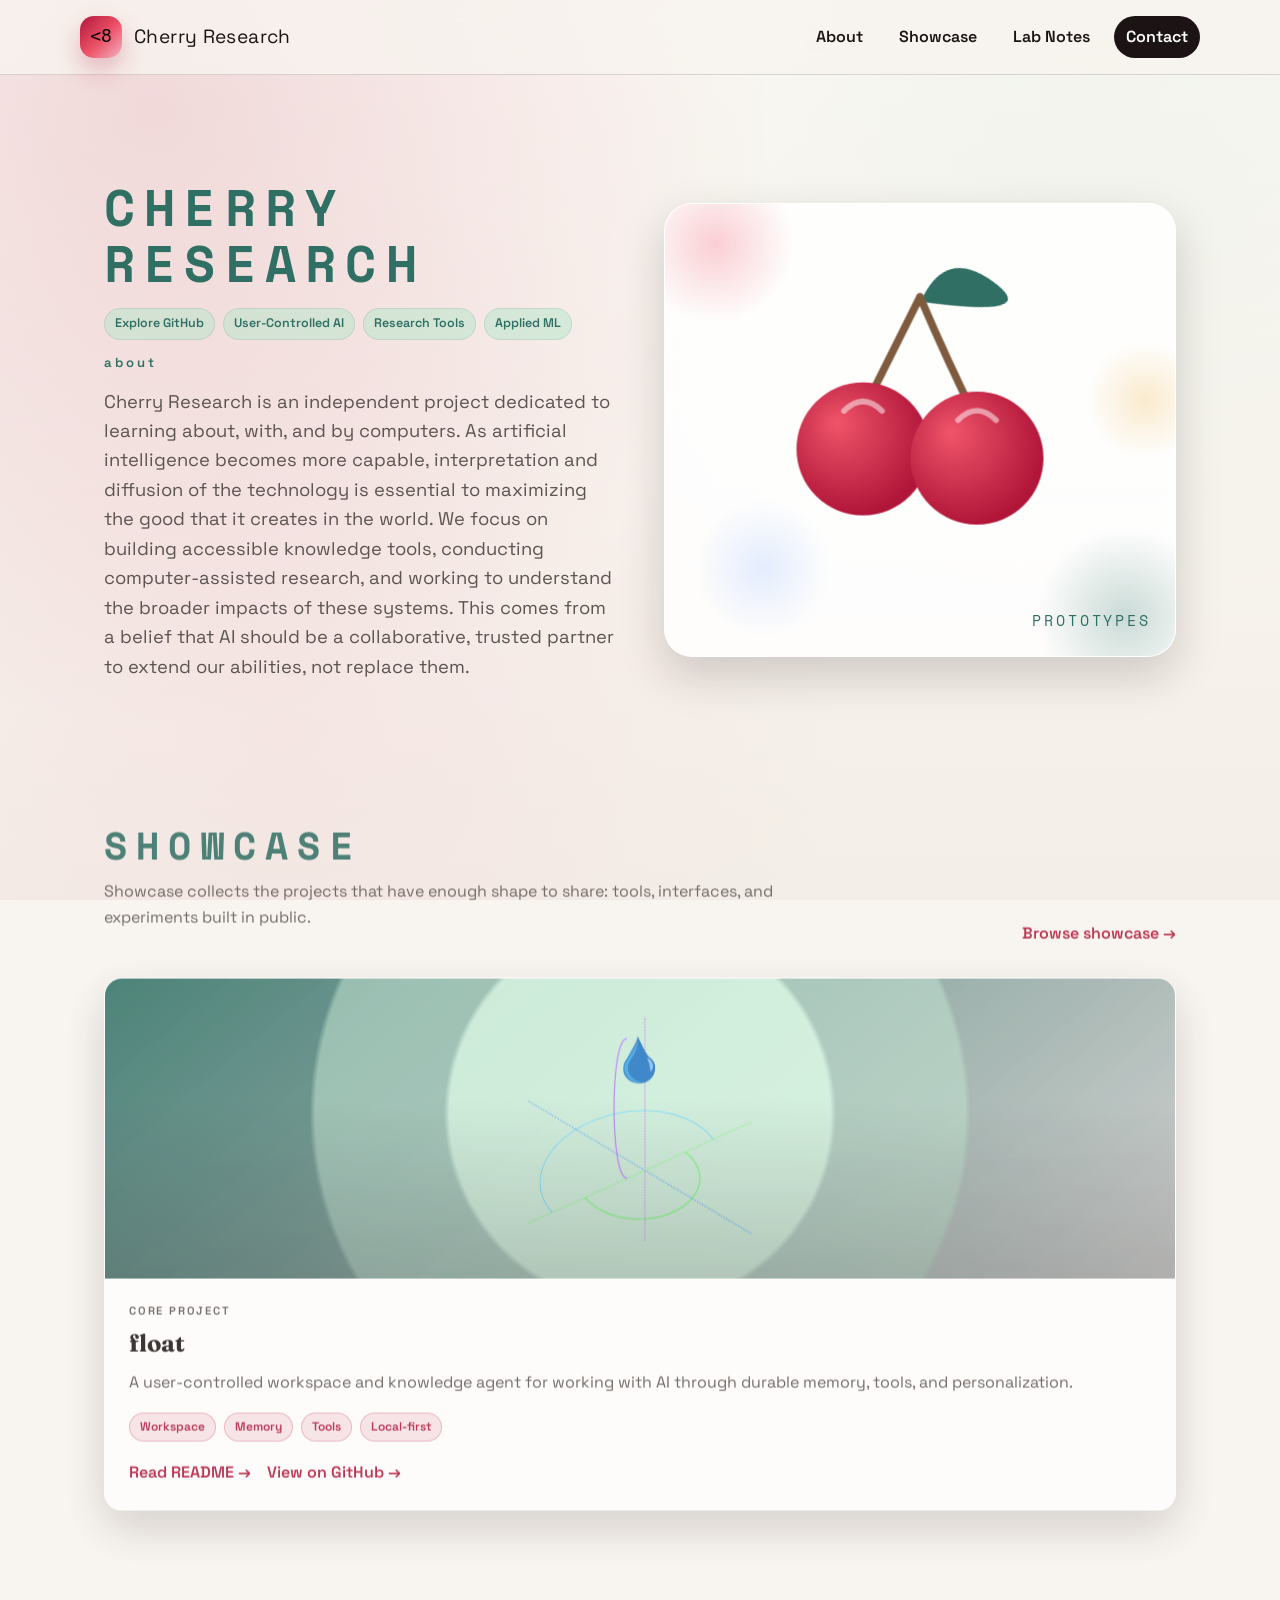
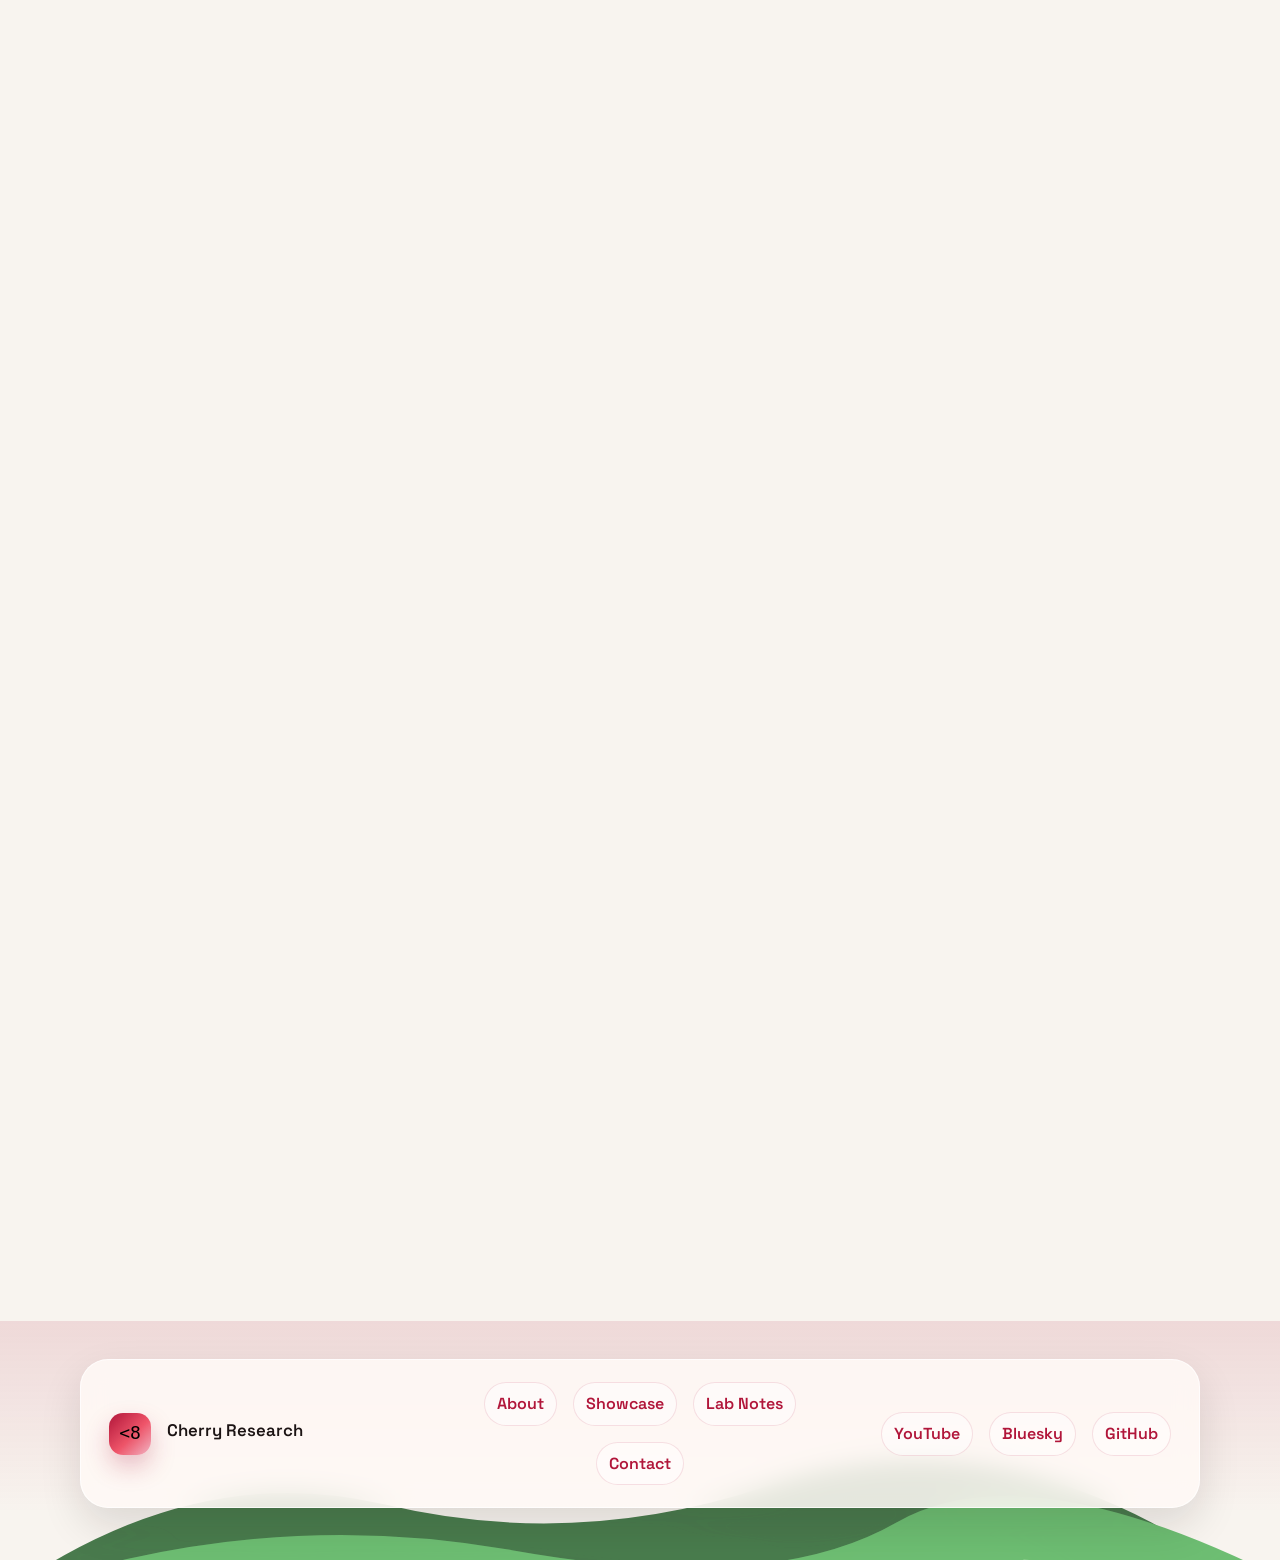
<file: index.html>
﻿<!DOCTYPE html>
<html lang="en">
<head>
  <meta charset="UTF-8">
  <meta http-equiv="refresh" content="0; url=home.html">
  <meta name="viewport" content="width=device-width, initial-scale=1.0">
  <meta name="description" content="Cherry Research">
  <meta name="theme-color" content="#b1163a">
  <title>Cherry Research</title>
  <link rel="icon" type="image/svg+xml" href="favicon.svg">
  <style>
    body {
      font-family: Arial, sans-serif;
      margin: 0;
      padding: 40px;
      background: #f8f4ef;
      color: #1c1414;
    }
    a { color: #b1163a; }
  </style>
</head>
<body>
  <p>Redirecting to <a href="home.html">home.html</a>...</p>
</body>
</html>
</file>
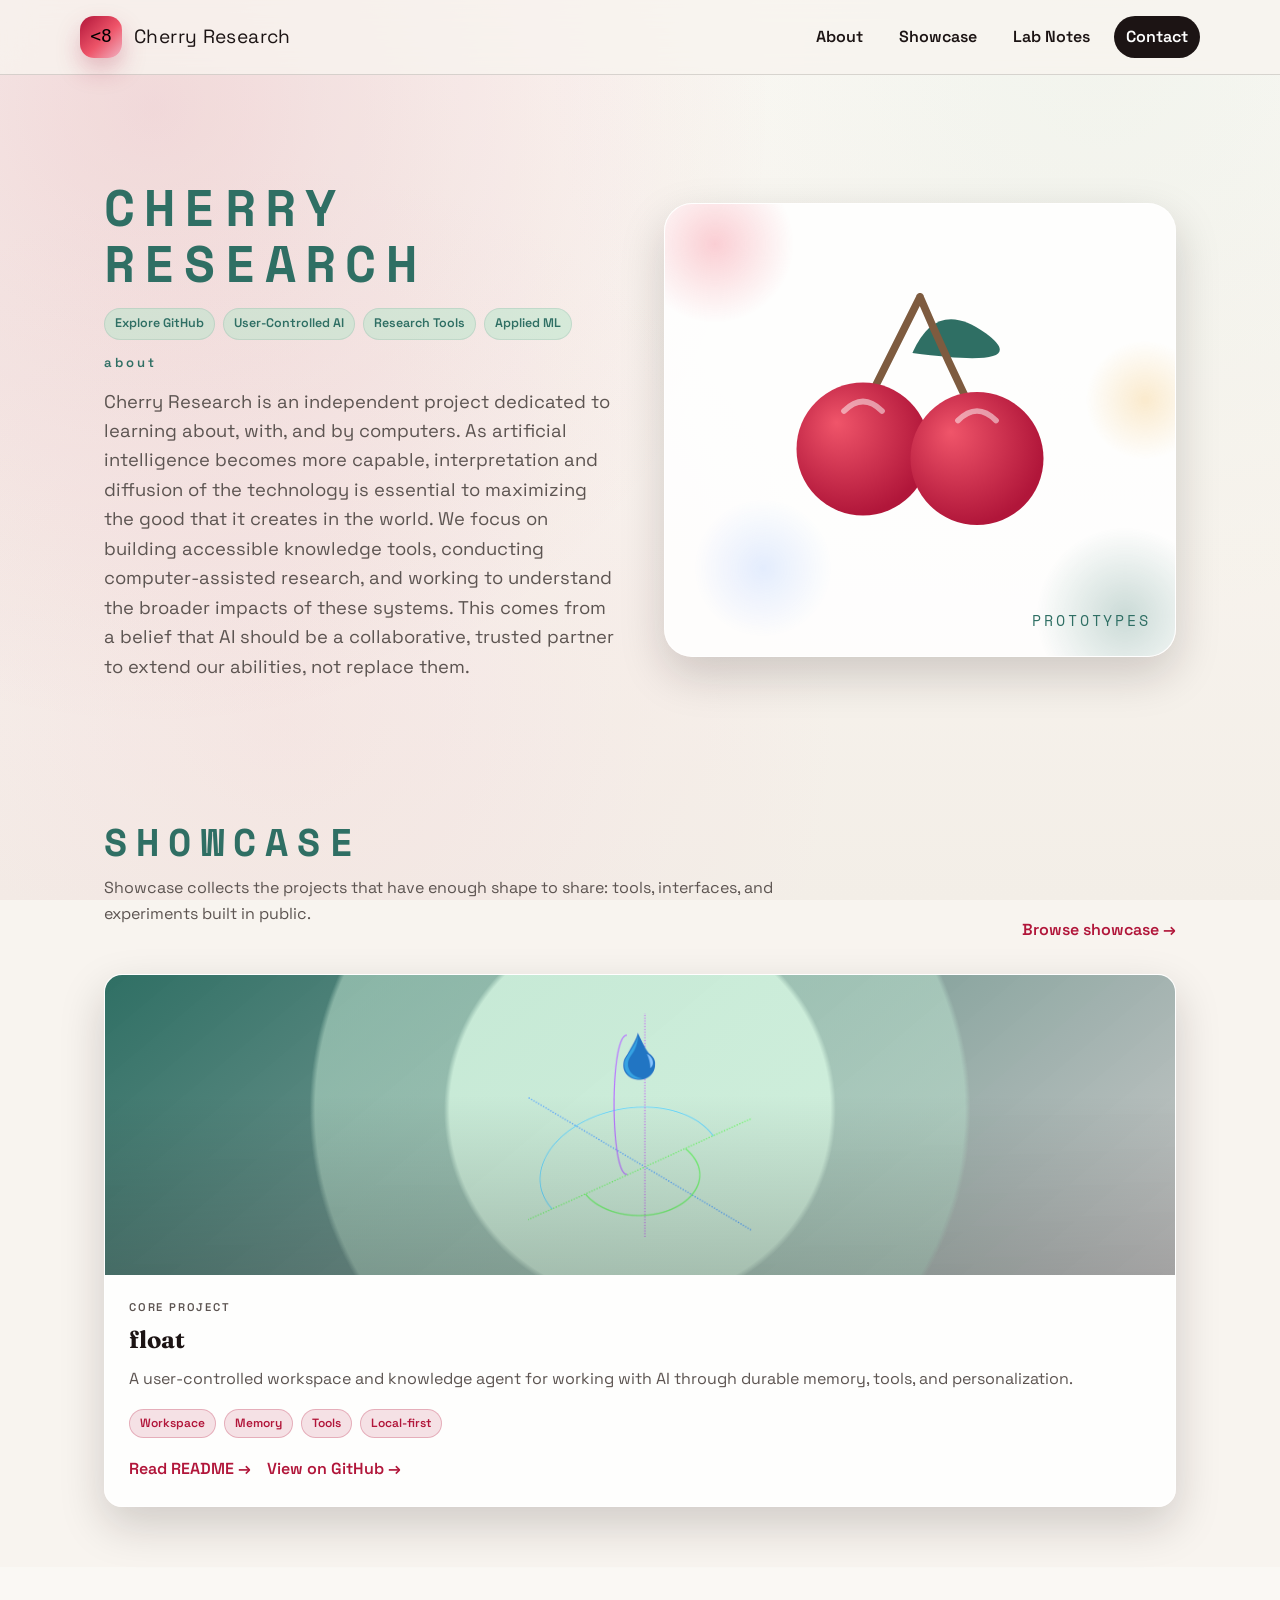
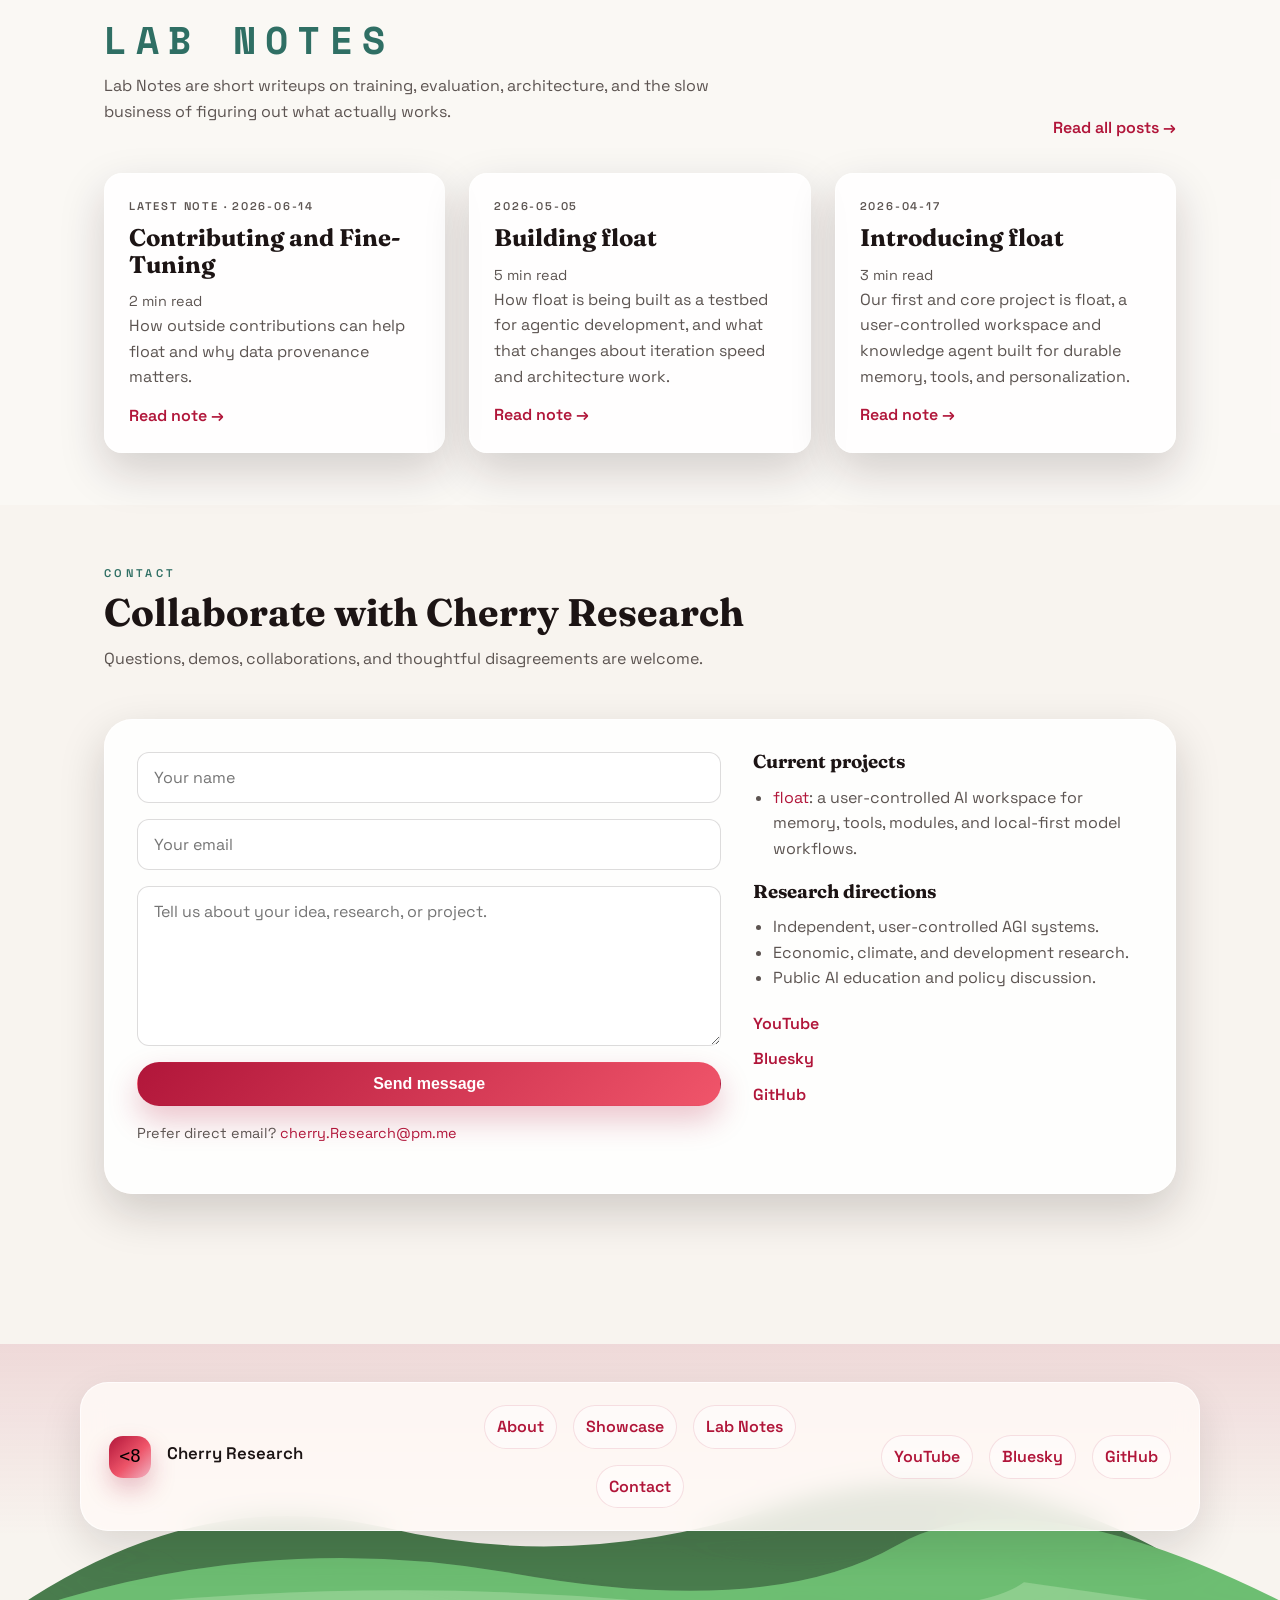
<file: home.html>
﻿<!DOCTYPE html>
<html lang="en">
<head>
  <meta charset="UTF-8">
  <meta name="viewport" content="width=device-width, initial-scale=1.0">
  <meta name="description" content="Cherry Research builds accessible knowledge tools, computer-assisted research workflows, and user-controlled AI systems.">
  <meta name="keywords" content="research, knowledge tools, artificial intelligence, applied ML, Cherry Research">
  <meta name="author" content="Cherry Research">
  <meta property="og:title" content="Cherry Research">
  <meta property="og:description" content="Accessible knowledge tools, computer-assisted research, and user-controlled AI systems.">
  <meta property="og:type" content="website">
  <meta name="theme-color" content="#b1163a">
  <title>Cherry Research</title>
  <link rel="icon" type="image/svg+xml" href="favicon.svg">
  <link rel="preconnect" href="https://fonts.googleapis.com">
  <link rel="preconnect" href="https://fonts.gstatic.com" crossorigin>
  <link href="https://fonts.googleapis.com/css2?family=Fraunces:opsz,wght@9..144,600;9..144,700&family=Space+Grotesk:wght@400;500;600;700&family=Space+Mono:wght@400;600&display=swap" rel="stylesheet">
  <link rel="stylesheet" href="styles.css">
</head>
<body class="page-home">
  <a class="skip-link" href="#main">Skip to content</a>

  <header class="site-header">
    <div class="container">
      <a class="brand" href="home.html" aria-label="Cherry Research home">
        <span class="brand-mark">
          <img src="favicon.svg" alt="" aria-hidden="true">
        </span>
        <span class="brand-text">
          <span class="brand-title">Cherry Research</span>
        </span>
      </a>
      <nav class="site-nav" aria-label="Primary">
        <a href="#about">About</a>
        <a href="showcase.html">Showcase</a>
        <a href="lab-notes.html">Lab Notes</a>
        <a href="#contact" class="nav-cta">Contact</a>
      </nav>
    </div>
  </header>

  <main id="main">
    <section class="hero" id="about">
      <div class="container hero-grid">
        <div class="hero-content">
          <h1 class="hero-title terminal-heading">CHERRY RESEARCH</h1>
          <div class="hero-pills" aria-label="Cherry Research focus areas">
            <a class="hero-badge hero-badge-link" href="https://github.com/CherryResearch" target="_blank" rel="noopener noreferrer">Explore GitHub</a>
            <span class="hero-badge">User-Controlled AI</span>
            <span class="hero-badge">Research Tools</span>
            <span class="hero-badge">Applied ML</span>
          </div>
          <p class="hero-subtitle">about</p>
          <p class="hero-lede">Cherry Research is an independent project dedicated to learning about, with, and by computers. As artificial intelligence becomes more capable, interpretation and diffusion of the technology is essential to maximizing the good that it creates in the world. We focus on building accessible knowledge tools, conducting computer-assisted research, and working to understand the broader impacts of these systems. This comes from a belief that AI should be a collaborative, trusted partner to extend our abilities, not replace them.</p>
        </div>
        <div class="hero-aside">
          <a class="hero-art hero-art-link" href="showcase.html" aria-label="Prototype Lab, explore the showcase">
            <div class="hero-orb orb-1"></div>
            <div class="hero-orb orb-2"></div>
            <div class="hero-orb orb-3"></div>
            <div class="hero-orb orb-4"></div>
            <svg class="cherry-svg" viewBox="0 0 200 200" xmlns="http://www.w3.org/2000/svg" aria-hidden="true">
              <defs>
                <radialGradient id="cherryGradient" cx="40%" cy="40%" r="60%" fx="30%" fy="30%">
                  <stop offset="0%" style="stop-color:#f0556a; stop-opacity:1" />
                  <stop offset="100%" style="stop-color:#b1163a; stop-opacity:1" />
                </radialGradient>
              </defs>
              <g id="cherry-group">
                <path id="leaf" d="M 100 30 Q 120 5, 140 30 T 100 30" fill="#2f6f64" transform="rotate(-15 100 30)" />
                <path id="stems" d="M 100 30 Q 85 60 70 90 M 100 30 Q 115 65 130 95" stroke="#7e5b3f" stroke-width="4" fill="none" stroke-linecap="round"/>
                <g id="left-cherry">
                  <circle cx="70" cy="110" r="35" fill="url(#cherryGradient)"/>
                  <path d="M 60 90 Q 70 80 80 90" stroke="rgba(255, 255, 255, 0.5)" stroke-width="3" fill="none" stroke-linecap="round"/>
                </g>
                <g id="right-cherry">
                  <circle cx="130" cy="115" r="35" fill="url(#cherryGradient)"/>
                  <path d="M 120 95 Q 130 85 140 95" stroke="rgba(255, 255, 255, 0.5)" stroke-width="3" fill="none" stroke-linecap="round"/>
                </g>
              </g>
            </svg>
            <div class="hero-caption">
              <span class="hero-caption-title">PROTOTYPES</span>
            </div>
          </a>
        </div>
      </div>
    </section>

    <section class="section reveal" id="showcase-preview">
      <div class="container">
        <div class="section-header">
          <div>
            <h2 class="section-title section-title-caps">SHOWCASE</h2>
            <p class="section-subtitle">Showcase collects the projects that have enough shape to share: tools, interfaces, and experiments built in public.</p>
          </div>
          <a class="text-link" href="showcase.html">Browse showcase &rarr;</a>
        </div>
        <div class="project-grid">
          <article class="card project-card" style="--card-accent: var(--accent-2);">
            <a class="card-media-link" href="project.html?id=float" aria-label="Read the float showcase entry">
              <div class="project-media project-media-contain">
                <img src="images/float-logo.png?v=transparent" alt="float logo" loading="lazy">
                <div class="media-fallback" aria-hidden="true">FL</div>
              </div>
            </a>
            <div class="project-content">
              <p class="card-kicker">Core project</p>
              <h3>float</h3>
              <p>A user-controlled workspace and knowledge agent for working with AI through durable memory, tools, and personalization.</p>
              <div class="tag-container">
                <span class="tag">Workspace</span>
                <span class="tag">Memory</span>
                <span class="tag">Tools</span>
                <span class="tag">Local-first</span>
              </div>
              <div class="card-actions">
                <a href="project.html?id=float" class="text-link">Read README &rarr;</a>
                <a href="https://github.com/CherryResearch/float" class="text-link" target="_blank" rel="noopener noreferrer">View on GitHub &rarr;</a>
              </div>
            </div>
          </article>
        </div>
      </div>
    </section>

    <section class="section section-alt reveal" id="blog">
      <div class="container">
        <div class="section-header">
          <div>
            <h2 class="section-title section-title-caps">LAB NOTES</h2>
            <p class="section-subtitle">Lab Notes are short writeups on training, evaluation, architecture, and the slow business of figuring out what actually works.</p>
          </div>
          <a class="text-link" href="lab-notes.html">Read all posts &rarr;</a>
        </div>
        <div class="blog-preview" id="latest-notes-container">
          <article class="card note-card">
            <div class="note-card-body">
              <p class="card-kicker">Latest note</p>
              <h3>Contributing and Fine-Tuning</h3>
              <div class="post-summary">
                <p>How outside contributions can help float and why data provenance matters.</p>
              </div>
              <a href="post.html?post=contributing-and-fine-tuning" class="text-link">Read note &rarr;</a>
            </div>
          </article>
          <article class="card note-card">
            <div class="note-card-body">
              <p class="card-kicker">2026-05-05</p>
              <h3>Building float</h3>
              <div class="post-summary">
                <p>How float is being built as a testbed for agentic development, and what that changes about iteration speed and architecture work.</p>
              </div>
              <a href="post.html?post=building-float" class="text-link">Read note &rarr;</a>
            </div>
          </article>
          <article class="card note-card">
            <div class="note-card-body">
              <p class="card-kicker">2026-04-17</p>
              <h3>Introducing float</h3>
              <div class="post-summary">
                <p>Our first and core project is float, a user-controlled workspace and knowledge agent built for durable memory, tools, and personalization.</p>
              </div>
              <a href="post.html?post=introducing-float" class="text-link">Read note &rarr;</a>
            </div>
          </article>
        </div>
      </div>
    </section>

    <section class="section reveal" id="contact">
      <div class="container">
        <div class="section-header">
          <div>
            <p class="section-kicker">Contact</p>
            <h2 class="section-title">Collaborate with Cherry Research</h2>
            <p class="section-subtitle">Questions, demos, collaborations, and thoughtful disagreements are welcome.</p>
          </div>
        </div>
        <div class="contact-card">
          <form class="contact-form" action="mailto:cherry.Research@pm.me" method="POST" enctype="text/plain">
            <label class="sr-only" for="name">Name</label>
            <input id="name" name="name" type="text" placeholder="Your name" required>
            <label class="sr-only" for="email">Email</label>
            <input id="email" name="_replyto" type="email" placeholder="Your email" required>
            <label class="sr-only" for="message">Message</label>
            <textarea id="message" name="message" placeholder="Tell us about your idea, research, or project." required></textarea>
            <button type="submit" class="btn btn-primary">Send message</button>
            <p class="form-note">Prefer direct email? <a href="mailto:cherry.Research@pm.me">cherry.Research@pm.me</a></p>
          </form>
          <div class="contact-aside">
            <h3>Current projects</h3>
            <ul>
              <li><a href="project.html?id=float">float</a>: a user-controlled AI workspace for memory, tools, modules, and local-first model workflows.</li>
            </ul>
            <h3>Research directions</h3>
            <ul>
              <li>Independent, user-controlled AGI systems.</li>
              <li>Economic, climate, and development research.</li>
              <li>Public AI education and policy discussion.</li>
            </ul>
            <div class="contact-links">
              <a href="https://www.youtube.com/@CherryResearch" target="_blank" rel="noopener noreferrer">YouTube</a>
              <a href="https://bsky.app/profile/cherryresearch.bsky.social" target="_blank" rel="noopener noreferrer">Bluesky</a>
              <a href="https://github.com/CherryResearch" target="_blank" rel="noopener noreferrer">GitHub</a>
            </div>
          </div>
        </div>
      </div>
    </section>
  </main>

  <footer class="site-footer">
    <div class="container footer-content">
      <div class="footer-brand">
        <span class="brand-mark">
          <img src="favicon.svg" alt="" aria-hidden="true">
        </span>
        <div>
          <p class="footer-title">Cherry Research</p>
        </div>
      </div>
      <div class="footer-links">
        <a href="#about">About</a>
        <a href="showcase.html">Showcase</a>
        <a href="lab-notes.html">Lab Notes</a>
        <a href="#contact">Contact</a>
      </div>
      <div class="footer-links footer-social">
        <a href="https://www.youtube.com/@CherryResearch" target="_blank" rel="noopener noreferrer">YouTube</a>
        <a href="https://bsky.app/profile/cherryresearch.bsky.social" target="_blank" rel="noopener noreferrer">Bluesky</a>
        <a href="https://github.com/CherryResearch" target="_blank" rel="noopener noreferrer">GitHub</a>
      </div>
    </div>
  </footer>

  <script>
    const fallbackLatestNotes = [
      {
        slug: 'contributing-and-fine-tuning',
        title: 'Contributing and Fine-Tuning',
        date: '2026-06-14',
        readTime: '2 min read',
        summary: 'How outside contributions can help float and why data provenance matters.'
      },
      {
        slug: 'building-float',
        title: 'Building float',
        date: '2026-05-05',
        readTime: '5 min read',
        summary: 'How float is being built as a testbed for agentic development, and what that changes about iteration speed and architecture work.'
      },
      {
        slug: 'introducing-float',
        title: 'Introducing float',
        date: '2026-04-17',
        readTime: '3 min read',
        summary: 'Our first and core project is float, a user-controlled workspace and knowledge agent built for durable memory, tools, and personalization.'
      }
    ];

    const yearEl = document.getElementById('year');
    if (yearEl) {
      yearEl.textContent = new Date().getFullYear();
    }

    function parseFrontMatter(markdown) {
      const cleaned = markdown.replace(/^\uFEFF/, '');
      const fmRegex = /^---\r?\n([\s\S]+?)\r?\n---\r?\n([\s\S]*)$/;
      const match = fmRegex.exec(cleaned);
      if (!match) return { metadata: {}, content: markdown };
      const yaml = match[1].trim();
      const metadata = {};
      yaml.split('\n').forEach(line => {
        const parts = line.split(':');
        const key = parts.shift();
        if (!key) return;
        let value = parts.join(':').trim();
        if (value.startsWith('[') && value.endsWith(']')) {
          try {
            value = JSON.parse(value);
          } catch (e) {
            value = [];
          }
        } else {
          value = value.replace(/^"|"$/g, '');
        }
        metadata[key.trim()] = value;
      });
      return { metadata, content: match[2] };
    }

    function getDateValue(dateString) {
      if (!dateString) return 0;
      const parsed = Date.parse(dateString);
      return Number.isNaN(parsed) ? 0 : parsed;
    }

    function escapeHtml(input) {
      return String(input || '')
        .replace(/&/g, '&amp;')
        .replace(/</g, '&lt;')
        .replace(/>/g, '&gt;')
        .replace(/"/g, '&quot;')
        .replace(/'/g, '&#39;');
    }

    function renderLatestNotes(posts) {
      const container = document.getElementById('latest-notes-container');
      if (!container) return;

      const datedPosts = posts
        .filter(post => getDateValue(post.date) > 0)
        .sort((a, b) => getDateValue(b.date) - getDateValue(a.date));
      const latestPosts = (datedPosts.length > 0 ? datedPosts : posts).slice(0, 3);

      container.innerHTML = latestPosts.map((post, index) => {
        const kicker = index === 0
          ? `Latest note &middot; ${escapeHtml(post.date || 'Lab entry')}`
          : escapeHtml(post.date || 'Lab entry');
        const readTime = post.readTime
          ? `<div class="post-meta"><span>${escapeHtml(post.readTime)}</span></div>`
          : '';
        return `
          <article class="card note-card">
            <div class="note-card-body">
              <p class="card-kicker">${kicker}</p>
              <h3>${escapeHtml(post.title || 'Untitled Post')}</h3>
              ${readTime}
              <div class="post-summary"><p>${escapeHtml(post.summary || '')}</p></div>
              <a href="post.html?post=${encodeURIComponent(post.slug)}" class="text-link">Read note &rarr;</a>
            </div>
          </article>
        `;
      }).join('');
    }

    async function loadLatestNotes() {
      try {
        const response = await fetch('posts/index.json');
        if (!response.ok) {
          throw new Error('Failed to fetch post index');
        }
        const slugs = await response.json();
        const posts = await Promise.all(
          slugs.map(async slug => {
            const res = await fetch(`posts/${slug}.md`);
            if (!res.ok) {
              throw new Error(`Failed to fetch ${slug}`);
            }
            const raw = await res.text();
            const { metadata } = parseFrontMatter(raw);
            return { slug, ...metadata };
          })
        );
        renderLatestNotes(posts);
      } catch (error) {
        console.error('Error loading latest notes:', error);
        renderLatestNotes(fallbackLatestNotes);
      }
    }

    loadLatestNotes();

    const revealObserver = new IntersectionObserver((entries) => {
      entries.forEach(entry => {
        if (entry.isIntersecting) {
          entry.target.classList.add('is-visible');
        }
      });
    }, { threshold: 0.12 });

    document.querySelectorAll('.reveal').forEach(section => revealObserver.observe(section));

  </script>
</body>
</html>
</file>
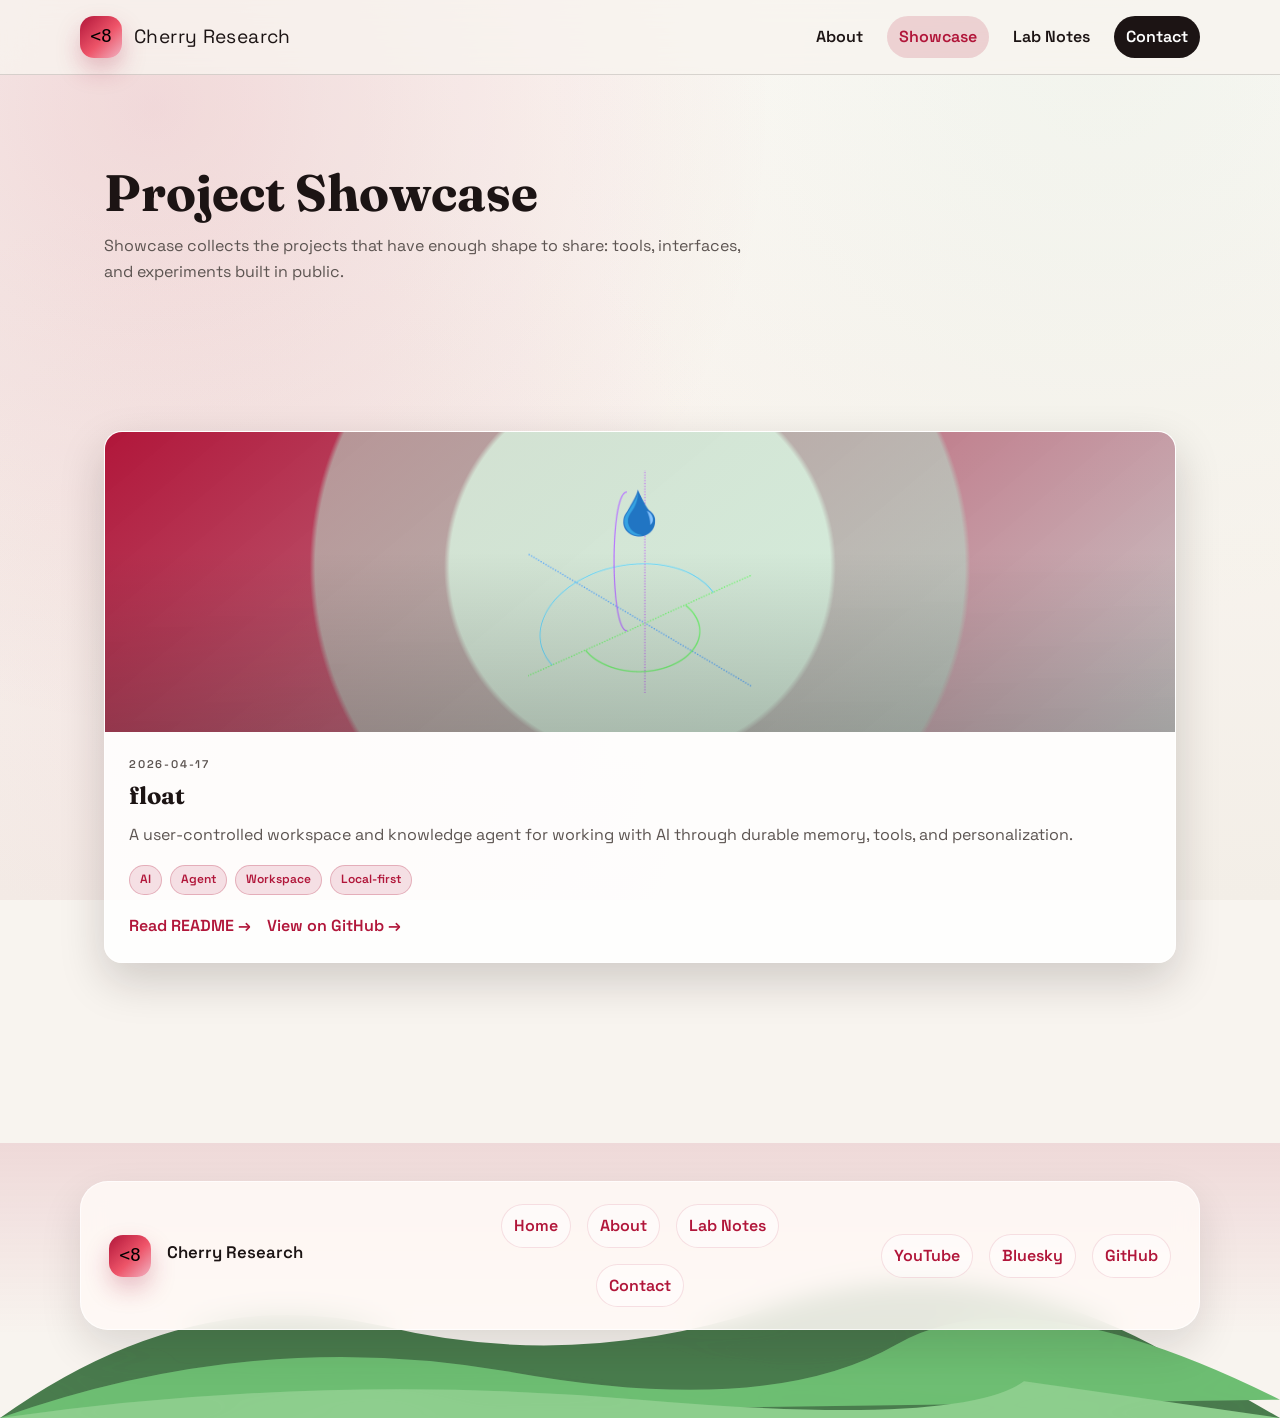
<file: showcase.html>
﻿<!DOCTYPE html>
<html lang="en">
<head>
  <meta charset="UTF-8">
  <meta name="viewport" content="width=device-width, initial-scale=1.0">
  <meta name="description" content="Showcase collects the projects that have enough shape to share: tools, interfaces, and experiments built in public.">
  <meta name="keywords" content="projects, showcase, innovation, technology, research, Cherry Research">
  <meta name="author" content="Cherry Research">
  <meta name="theme-color" content="#b1163a">
  <title>Showcase - Cherry Research</title>
  <link rel="icon" type="image/svg+xml" href="favicon.svg">
  <link rel="preconnect" href="https://fonts.googleapis.com">
  <link rel="preconnect" href="https://fonts.gstatic.com" crossorigin>
  <link href="https://fonts.googleapis.com/css2?family=Fraunces:opsz,wght@9..144,600;9..144,700&family=Space+Grotesk:wght@400;500;600;700&family=Space+Mono:wght@400;600&display=swap" rel="stylesheet">
  <link rel="stylesheet" href="styles.css">
</head>
<body class="page-showcase">
  <a class="skip-link" href="#main">Skip to content</a>

  <header class="site-header">
    <div class="container">
      <a class="brand" href="home.html" aria-label="Cherry Research home">
        <span class="brand-mark">
          <img src="favicon.svg" alt="" aria-hidden="true">
        </span>
        <span class="brand-text">
          <span class="brand-title">Cherry Research</span>
        </span>
      </a>
      <nav class="site-nav" aria-label="Primary">
        <a href="home.html#about">About</a>
        <a href="showcase.html" aria-current="page">Showcase</a>
        <a href="lab-notes.html">Lab Notes</a>
        <a href="home.html#contact" class="nav-cta">Contact</a>
      </nav>
    </div>
  </header>

  <main id="main">
    <section class="page-hero">
      <div class="container">
        <h1>Project Showcase</h1>
        <p>Showcase collects the projects that have enough shape to share: tools, interfaces, and experiments built in public.</p>
      </div>
    </section>

    <section class="section">
      <div class="container">
        <div class="project-grid" id="project-grid-container">
          <p class="loading-message">Loading projects...</p>
        </div>
      </div>
    </section>
  </main>

  <footer class="site-footer">
    <div class="container footer-content">
      <div class="footer-brand">
        <span class="brand-mark">
          <img src="favicon.svg" alt="" aria-hidden="true">
        </span>
        <div>
          <p class="footer-title">Cherry Research</p>
        </div>
      </div>
      <div class="footer-links">
        <a href="home.html">Home</a>
        <a href="home.html#about">About</a>
        <a href="lab-notes.html">Lab Notes</a>
        <a href="home.html#contact">Contact</a>
      </div>
      <div class="footer-links footer-social">
        <a href="https://www.youtube.com/@CherryResearch" target="_blank" rel="noopener noreferrer">YouTube</a>
        <a href="https://bsky.app/profile/cherryresearch.bsky.social" target="_blank" rel="noopener noreferrer">Bluesky</a>
        <a href="https://github.com/CherryResearch" target="_blank" rel="noopener noreferrer">GitHub</a>
      </div>
    </div>
  </footer>

  <script>
    const yearEl = document.getElementById('year');
    if (yearEl) {
      yearEl.textContent = new Date().getFullYear();
    }

    function getDateValue(dateString) {
      if (!dateString) return 0;
      const parsed = Date.parse(dateString);
      return Number.isNaN(parsed) ? 0 : parsed;
    }

    async function loadProjects() {
      const container = document.getElementById('project-grid-container');
      container.innerHTML = '<p class="loading-message">Loading projects...</p>';

      try {
        const response = await fetch('showcase/index.json');
        if (!response.ok) {
          throw new Error(`Failed to fetch manifest: ${response.statusText}`);
        }

        const projects = await response.json();
        const sorted = [...projects].sort((a, b) => getDateValue(b.date) - getDateValue(a.date));
        const accents = ['var(--accent)', 'var(--accent-2)', 'var(--accent-3)'];

        if (Array.isArray(sorted) && sorted.length > 0) {
          const projectsHtml = sorted.map((projectData, index) => {
            const accent = accents[index % accents.length];
            const initials = (projectData.title || 'CR')
              .split(' ')
              .slice(0, 2)
              .map(word => word[0])
              .join('')
              .toUpperCase();
            const kicker = projectData.date || projectData.category || 'Research project';
            return `
              <article class="card project-card" style="--card-accent: ${accent}">
                <a class="card-media-link" href="project.html?id=${projectData.id}" aria-label="Read the ${projectData.title || 'project'} README">
                  <div class="project-media ${projectData.image ? '' : 'is-missing'} ${projectData.imageFit === 'contain' ? 'project-media-contain' : ''}">
                    ${projectData.image ? `<img src="${projectData.image}" alt="${projectData.title || 'Project image'}" loading="lazy" onerror="this.closest('.project-media').classList.add('is-missing');">` : ''}
                    <div class="media-fallback" aria-hidden="true">${initials}</div>
                  </div>
                </a>
                <div class="project-content">
                  <p class="card-kicker">${kicker}</p>
                  <h3>${projectData.title || 'Untitled Project'}</h3>
                  <p>${projectData.description || 'No description available.'}</p>
                  ${projectData.tags && projectData.tags.length > 0 ?
                    `<div class="tag-container">
                      ${projectData.tags.map(tag => `<span class="tag">${tag}</span>`).join('')}
                    </div>` : ''
                  }
                  <div class="card-actions">
                    <a href="project.html?id=${projectData.id}" class="text-link">Read README &rarr;</a>
                    ${projectData.repoUrl ? `<a href="${projectData.repoUrl}" class="text-link" target="_blank" rel="noopener noreferrer">View on GitHub &rarr;</a>` : ''}
                  </div>
                </div>
              </article>
            `;
          }).join('');

          container.innerHTML = projectsHtml;
        } else {
          container.innerHTML = '<p class="error-message">No projects found.</p>';
        }

      } catch (error) {
        console.error('Error loading projects:', error);
        container.innerHTML = '<p class="error-message">Failed to load projects. Please check the console for details.</p>';
      }
    }

    document.addEventListener('DOMContentLoaded', loadProjects);
  </script>
</body>
</html>
</file>
<file: styles.css>
﻿:root {
  --bg: #f8f4ef;
  --bg-strong: #f1ebe3;
  --ink: #1c1414;
  --muted: #5c5451;
  --accent: #b1163a;
  --accent-bright: #f0556a;
  --accent-2: #2f6f64;
  --accent-3: #f3b6c5;
  --highlight-pink: rgba(243, 182, 197, 0.22);
  --highlight-green: rgba(203, 231, 215, 0.22);
  --surface: rgba(255, 255, 255, 0.86);
  --surface-solid: #ffffff;
  --line: rgba(28, 20, 20, 0.15);
  --shadow: 0 18px 45px rgba(30, 15, 15, 0.18);
  --radius-lg: 28px;
  --radius-md: 18px;
  --radius-sm: 10px;
  --container: 1120px;
  --font-body: 'Space Grotesk', sans-serif;
  --font-display: 'Fraunces', serif;
}

*,
*::before,
*::after {
  box-sizing: border-box;
}

html {
  scroll-behavior: smooth;
}

body {
  margin: 0;
  padding: 0;
  font-family: var(--font-body);
  color: var(--ink);
  background-color: var(--bg);
  line-height: 1.6;
  min-height: 100%;
  position: relative;
  display: flex;
  flex-direction: column;
}

body::before {
  content: '';
  position: fixed;
  inset: 0;
  background-image:
    radial-gradient(circle at 12% 12%, rgba(177, 22, 58, 0.16), transparent 45%),
    radial-gradient(circle at 86% 8%, var(--highlight-green), transparent 40%),
    radial-gradient(circle at 22% 80%, var(--highlight-pink), transparent 45%),
    linear-gradient(180deg, #fdf9f5 0%, #f3ede6 100%),
    repeating-linear-gradient(135deg, rgba(255, 255, 255, 0.5) 0 2px, transparent 2px 8px);
  opacity: 0.85;
  z-index: -1;
  pointer-events: none;
}

img {
  max-width: 100%;
  display: block;
}

a {
  color: var(--accent);
  text-decoration: none;
  transition: color 0.2s ease;
}

a:hover {
  color: var(--accent-bright);
}

p {
  margin: 0 0 1rem 0;
}

h1,
h2,
h3,
h4 {
  font-family: var(--font-display);
  margin: 0 0 1rem 0;
  line-height: 1.1;
}

main {
  display: block;
  flex: 1 0 auto;
}

.container {
  max-width: var(--container);
  margin: 0 auto;
  padding: 0 24px;
}

.skip-link {
  position: absolute;
  left: -999px;
  top: 16px;
  background: var(--accent);
  color: #ffffff;
  padding: 8px 14px;
  border-radius: 999px;
  z-index: 100;
  font-weight: 600;
}

.skip-link:focus {
  left: 16px;
}

.site-header {
  position: sticky;
  top: 0;
  z-index: 50;
  backdrop-filter: blur(16px);
  background: rgba(248, 244, 239, 0.78);
  border-bottom: 1px solid var(--line);
}

.site-header .container {
  display: flex;
  align-items: center;
  justify-content: space-between;
  padding: 16px 0;
  gap: 20px;
}

.brand {
  display: flex;
  align-items: center;
  gap: 12px;
  color: var(--ink);
  text-decoration: none;
}

.brand-mark {
  width: 42px;
  height: 42px;
  border-radius: 14px;
  background: linear-gradient(135deg, var(--accent), var(--accent-bright) 55%, var(--accent-3));
  display: flex;
  align-items: center;
  justify-content: center;
  box-shadow: 0 12px 24px rgba(177, 22, 58, 0.25);
}

.brand-mark img {
  width: 24px;
  height: 24px;
  filter: drop-shadow(0 6px 12px rgba(0, 0, 0, 0.2));
}

.brand-text {
  display: flex;
  flex-direction: column;
  line-height: 1;
}

.brand-title {
  font-size: 1.2rem;
  letter-spacing: 0.02em;
}

.brand-subtitle {
  font-size: 0.7rem;
  letter-spacing: 0.22em;
  text-transform: uppercase;
  color: var(--muted);
  margin-top: 4px;
}

.site-nav {
  display: flex;
  align-items: center;
  gap: 12px;
  flex-wrap: wrap;
}

.site-nav a {
  color: var(--ink);
  font-weight: 600;
  padding: 8px 12px;
  border-radius: 999px;
  transition: background 0.2s ease, color 0.2s ease, transform 0.2s ease;
}

.site-nav a:hover {
  background: rgba(177, 22, 58, 0.12);
  color: var(--accent);
  transform: translateY(-1px);
}

.site-nav a[aria-current='page'] {
  background: rgba(177, 22, 58, 0.16);
  color: var(--accent);
}

.site-nav .nav-cta {
  background: var(--ink);
  color: #ffffff;
}

.site-nav .nav-cta:hover {
  background: var(--accent);
  color: #ffffff;
}

.btn {
  display: inline-flex;
  align-items: center;
  justify-content: center;
  gap: 10px;
  padding: 12px 22px;
  border-radius: 999px;
  border: 1px solid transparent;
  font-weight: 600;
  font-size: 1rem;
  cursor: pointer;
  transition: transform 0.2s ease, box-shadow 0.2s ease, background 0.2s ease;
  text-decoration: none;
}

.btn-primary {
  background: linear-gradient(135deg, var(--accent), var(--accent-bright));
  color: #ffffff;
  box-shadow: 0 14px 30px rgba(177, 22, 58, 0.25);
}

.btn-primary:hover {
  transform: translateY(-2px);
  box-shadow: 0 18px 40px rgba(177, 22, 58, 0.3);
}

.btn-ghost {
  background: rgba(255, 255, 255, 0.7);
  color: var(--ink);
  border: 1px solid var(--line);
}

.btn-ghost:hover {
  transform: translateY(-2px);
  box-shadow: 0 12px 25px rgba(0, 0, 0, 0.12);
}

.text-link {
  font-weight: 600;
  color: var(--accent);
  display: inline-flex;
  align-items: center;
  gap: 6px;
}

.hero {
  padding: 96px 0 78px;
  position: relative;
  overflow: hidden;
}

.hero-grid {
  display: grid;
  grid-template-columns: repeat(2, minmax(0, 1fr));
  gap: 48px;
  align-items: center;
}

.hero-kicker {
  text-transform: uppercase;
  letter-spacing: 0.32em;
  font-size: 0.72rem;
  color: var(--accent-2);
  font-weight: 600;
}

.terminal-kicker {
  color: var(--accent-2);
  font-family: 'Space Mono', monospace;
  letter-spacing: 0.32em;
  text-transform: uppercase;
  font-weight: 600;
}

.terminal-heading {
  color: var(--accent-2);
  font-family: 'Space Mono', monospace;
  letter-spacing: 0.18em;
  text-transform: uppercase;
  font-weight: 600;
}

.hero-title {
  font-size: clamp(2.5rem, 5vw, 4.4rem);
  margin: 16px 0;
}

.hero-title.terminal-heading {
  font-size: clamp(2.2rem, 4vw, 3.4rem);
}

.hero-subtitle {
  margin: 0 0 14px;
  color: var(--accent-2);
  font-family: var(--font-mono);
  font-size: 0.82rem;
  font-weight: 600;
  letter-spacing: 0.22em;
}

.hero-lede {
  font-size: 1.15rem;
  color: var(--muted);
  max-width: 32rem;
}

.hero-pills {
  display: flex;
  flex-wrap: wrap;
  gap: 8px;
  margin: 0 0 12px;
}

.hero-badge {
  display: inline-flex;
  align-items: center;
  padding: 5px 10px;
  border-radius: 999px;
  background: rgba(177, 230, 200, 0.48);
  border: 1px solid rgba(47, 111, 100, 0.12);
  color: var(--accent-2);
  font-weight: 600;
  font-size: 0.78rem;
  white-space: nowrap;
}

.hero-badge-link {
  color: var(--accent-2);
  text-decoration: none;
}

.hero-badge-link:hover {
  color: #1e6759;
  background: rgba(196, 244, 215, 0.72);
}

.hero-aside {
  display: flex;
  flex-direction: column;
  gap: 22px;
}

.hero-art {
  position: relative;
  background: var(--surface);
  border-radius: var(--radius-lg);
  padding: 36px;
  border: 1px solid rgba(255, 255, 255, 0.75);
  box-shadow: var(--shadow);
  overflow: hidden;
  display: grid;
  place-items: center;
  min-height: 360px;
}

.hero-art-link {
  color: inherit;
  text-decoration: none;
  cursor: pointer;
}

.hero-art-link:focus {
  outline: 2px solid var(--accent);
  outline-offset: 4px;
}

.hero-orb {
  position: absolute;
  border-radius: 999px;
  filter: blur(0px);
  opacity: 0.35;
}

.orb-1 {
  width: 160px;
  height: 160px;
  top: -40px;
  left: -30px;
  background: radial-gradient(circle, rgba(240, 85, 106, 0.8), transparent 70%);
}

.orb-2 {
  width: 180px;
  height: 180px;
  bottom: -50px;
  right: -40px;
  background: radial-gradient(circle, rgba(47, 111, 100, 0.7), transparent 70%);
}

.orb-3 {
  width: 120px;
  height: 120px;
  top: 30%;
  right: -30px;
  background: radial-gradient(circle, rgba(241, 180, 73, 0.75), transparent 70%);
}

.orb-4 {
  width: 140px;
  height: 140px;
  bottom: 18px;
  left: 28px;
  background: radial-gradient(circle, rgba(88, 144, 255, 0.45), transparent 70%);
}

.hero-caption {
  position: absolute;
  bottom: 24px;
  right: 24px;
  display: flex;
  flex-direction: column;
  gap: 4px;
  text-align: right;
  text-transform: uppercase;
  letter-spacing: 0.18em;
}

.hero-caption-title {
  font-family: 'Space Mono', monospace;
  font-size: 0.95rem;
  color: var(--accent-2);
}

.hero-caption-sub {
  font-size: 0.85rem;
  color: var(--accent-2);
  letter-spacing: 0.12em;
}

.page-home .hero {
  padding: 88px 0 64px;
}

.page-home .section {
  padding: 60px 0;
}

.page-home .section.section-alt {
  padding: 52px 0;
}

.cherry-svg {
  width: min(380px, 90%);
  height: auto;
  animation: float 7s ease-in-out infinite;
}

.cherry-svg #right-cherry {
  transform-origin: 130px 115px;
  animation: cherry-bob 6s ease-in-out infinite;
}

.cherry-svg #leaf {
  transform-origin: 110px 30px;
  animation: leaf-sway 5s ease-in-out infinite;
}


.section {
  padding: 90px 0;
}

.section-alt {
  background: rgba(255, 255, 255, 0.35);
}

.section-header {
  display: flex;
  justify-content: space-between;
  align-items: flex-end;
  gap: 24px;
  margin-bottom: 32px;
}

.section-kicker {
  text-transform: uppercase;
  letter-spacing: 0.3em;
  font-size: 0.7rem;
  color: var(--accent-2);
  font-weight: 600;
  margin-bottom: 8px;
}

.section-title {
  font-size: clamp(1.8rem, 3vw, 2.8rem);
  margin-bottom: 12px;
}

.section-title-caps {
  letter-spacing: 0.24em;
  text-transform: uppercase;
  color: var(--accent-2);
  font-family: 'Space Mono', monospace;
}

.section-subtitle {
  color: var(--muted);
  max-width: 42rem;
}

.reveal {
  opacity: 0;
  transform: translateY(24px);
  transition: opacity 0.6s ease, transform 0.6s ease;
}

.reveal.is-visible {
  opacity: 1;
  transform: translateY(0);
}

.showcase-grid,
.project-grid,
.blog-preview,
#blog-posts-container {
  display: grid;
  gap: 24px;
}

.showcase-grid,
.project-grid {
  grid-template-columns: repeat(auto-fit, minmax(260px, 1fr));
}

.blog-preview,
#blog-posts-container {
  grid-template-columns: repeat(auto-fit, minmax(280px, 1fr));
}

.card {
  background: var(--surface);
  border-radius: var(--radius-md);
  box-shadow: var(--shadow);
  border: 1px solid rgba(255, 255, 255, 0.7);
  overflow: hidden;
  transition: transform 0.2s ease, box-shadow 0.2s ease;
}

.card:hover {
  transform: translateY(-4px);
  box-shadow: 0 20px 45px rgba(25, 15, 15, 0.2);
}

.project-card {
  display: flex;
  flex-direction: column;
}

.card-media-link {
  display: block;
  color: inherit;
  text-decoration: none;
}

.card-media-link:focus {
  outline: 2px solid var(--accent);
  outline-offset: 4px;
}

.project-media {
  position: relative;
  height: 180px;
  background:
    radial-gradient(circle at 50% 45%, rgba(214, 247, 226, 0.88) 0 34%, rgba(183, 220, 201, 0.58) 35% 58%, transparent 59%),
    linear-gradient(140deg, var(--card-accent, var(--accent)) 0%, rgba(0, 0, 0, 0.2) 100%);
  display: flex;
  align-items: center;
  justify-content: center;
  overflow: hidden;
}

.project-media::after {
  content: '';
  position: absolute;
  inset: 0;
  background: linear-gradient(180deg, rgba(0, 0, 0, 0) 40%, rgba(0, 0, 0, 0.2));
  pointer-events: none;
}

.project-media img {
  width: 100%;
  height: 100%;
  object-fit: cover;
}

.project-media.project-media-contain img {
  width: min(72%, 320px);
  height: min(84%, 280px);
  object-fit: contain;
  padding: 14px;
}

.project-card .project-media.project-media-contain {
  height: clamp(210px, 28vw, 300px);
}

.project-media.is-missing img {
  display: none;
}

.media-fallback {
  position: absolute;
  font-size: 2.2rem;
  font-weight: 600;
  color: rgba(255, 255, 255, 0.9);
  letter-spacing: 0.18em;
  text-shadow: 0 10px 20px rgba(0, 0, 0, 0.35);
  opacity: 0;
  transition: opacity 0.3s ease;
}

.project-media.is-missing .media-fallback {
  opacity: 1;
}

.project-content,
.note-card-body {
  padding: 24px;
}

.card-kicker {
  text-transform: uppercase;
  letter-spacing: 0.16em;
  font-size: 0.7rem;
  color: var(--muted);
  font-weight: 600;
  margin-bottom: 10px;
}

.project-content h3,
.note-card-body h3 {
  font-family: var(--font-display);
  font-size: 1.5rem;
  margin-bottom: 12px;
}

.project-content p,
.note-card-body p {
  color: var(--muted);
}

.card-actions {
  display: flex;
  flex-wrap: wrap;
  gap: 16px;
  margin-top: 18px;
}

.tag-container {
  display: flex;
  flex-wrap: wrap;
  gap: 8px;
  margin: 18px 0;
}

.tag {
  background: rgba(177, 22, 58, 0.12);
  color: var(--accent);
  border: 1px solid rgba(177, 22, 58, 0.25);
  padding: 4px 10px;
  border-radius: 999px;
  font-size: 0.75rem;
  font-weight: 600;
}

.note-card .post-summary p {
  margin-bottom: 0.8rem;
}

.contact-card {
  background: var(--surface);
  border-radius: var(--radius-lg);
  padding: 32px;
  display: grid;
  grid-template-columns: minmax(0, 1.2fr) minmax(0, 0.8fr);
  gap: 32px;
  border: 1px solid rgba(255, 255, 255, 0.7);
  box-shadow: var(--shadow);
}

.contact-form {
  display: flex;
  flex-direction: column;
  gap: 16px;
}

.contact-form input,
.contact-form textarea {
  width: 100%;
  padding: 14px 16px;
  border-radius: 12px;
  border: 1px solid var(--line);
  font-family: inherit;
  font-size: 1rem;
  background: rgba(255, 255, 255, 0.9);
}

.contact-form input:focus,
.contact-form textarea:focus {
  outline: none;
  border-color: var(--accent);
  box-shadow: 0 0 0 3px rgba(177, 22, 58, 0.15);
}

.contact-form textarea {
  min-height: 160px;
  resize: vertical;
}

.form-note {
  font-size: 0.9rem;
  color: var(--muted);
}

.contact-aside h3 {
  margin-bottom: 12px;
}

.contact-aside ul {
  padding-left: 1.2rem;
  margin: 0 0 20px 0;
  color: var(--muted);
}

.contact-links {
  display: flex;
  flex-direction: column;
  gap: 10px;
  font-weight: 600;
}

.page-hero {
  padding: 90px 0 40px;
}

.page-title {
  margin-bottom: 16px;
}

.page-lab-notes .page-hero {
  padding: 70px 0 30px;
}

.page-lab-notes .section {
  padding: 50px 0 70px;
}

.page-hero h1 {
  font-size: clamp(2.2rem, 4vw, 3.4rem);
  margin-bottom: 12px;
}

.page-hero p {
  color: var(--muted);
  max-width: 40rem;
}

.blog-container,
.project-detail-container {
  max-width: 960px;
  margin: 0 auto;
  padding: 0 24px 80px;
}

.blog-post {
  background: var(--surface);
  border-radius: var(--radius-md);
  padding: 32px;
  border: 1px solid rgba(255, 255, 255, 0.7);
  box-shadow: var(--shadow);
}

.blog-post h2,
.blog-post h3 {
  margin-top: 2rem;
}

.blog-post ul,
.blog-post ol {
  padding-left: 1.4rem;
}

.blog-post blockquote {
  margin: 1.5rem 0;
  padding: 0.75rem 1rem;
  border-left: 3px solid var(--accent-2);
  background: rgba(47, 111, 100, 0.08);
  color: var(--muted);
}

.blog-post code {
  font-family: 'Courier New', Courier, monospace;
  background: rgba(177, 22, 58, 0.08);
  padding: 2px 6px;
  border-radius: 6px;
}

.blog-post pre {
  background: rgba(28, 20, 20, 0.06);
  padding: 16px;
  border-radius: 12px;
  overflow-x: auto;
}

.blog-post pre code {
  background: transparent;
  padding: 0;
}

.blog-post img {
  border-radius: 16px;
  box-shadow: 0 18px 30px rgba(28, 20, 20, 0.12);
  margin: 1.5rem 0;
}

.blog-post hr {
  border: none;
  border-top: 1px solid rgba(28, 20, 20, 0.15);
  margin: 2rem 0;
}

.post-meta,
.project-meta {
  display: flex;
  flex-wrap: wrap;
  gap: 12px;
  color: var(--muted);
  font-size: 0.9rem;
  margin-top: 12px;
}

.post-meta span + span::before,
.project-meta span + span::before {
  content: '\2022';
  margin-right: 12px;
  color: var(--muted);
}

.project-hero {
  display: grid;
  grid-template-columns: minmax(0, 1fr) minmax(0, 1fr);
  gap: 28px;
  margin-bottom: 32px;
}

.project-summary {
  display: flex;
  flex-direction: column;
  gap: 12px;
  color: var(--muted);
}

.project-body {
  color: var(--ink);
}

.project-body p {
  margin-bottom: 1rem;
}

.read-more {
  font-weight: 600;
  margin-top: 12px;
  display: inline-flex;
  align-items: center;
  gap: 6px;
}

.loading-message,
.error-message {
  padding: 16px 18px;
  background: rgba(255, 255, 255, 0.7);
  border-radius: var(--radius-sm);
  border: 1px dashed var(--line);
  color: var(--muted);
}

.error-message {
  border-color: rgba(177, 22, 58, 0.45);
  color: var(--accent);
}

.pagination {
  display: flex;
  justify-content: center;
  gap: 10px;
  margin-top: 40px;
}

.page-link {
  color: var(--accent);
  text-decoration: none;
  padding: 8px 12px;
  border-radius: 999px;
  transition: background-color 0.2s ease;
}

.page-link:hover {
  background-color: rgba(177, 22, 58, 0.12);
}

.page-link.active {
  background-color: var(--accent);
  color: #ffffff;
}

.site-footer {
  margin-top: 90px;
  padding: 38px 0 88px;
  color: var(--ink);
  background:
    linear-gradient(180deg, rgba(177, 22, 58, 0.12) 0%, rgba(248, 244, 239, 0) 70%),
    url('footer-layered-grass.svg');
  background-size: auto, cover;
  background-position: top center, bottom center;
  background-repeat: no-repeat;
}

.footer-content {
  display: grid;
  grid-template-columns: minmax(180px, 1fr) minmax(220px, 1fr) minmax(220px, 1fr);
  gap: 24px;
  align-items: center;
  padding: 22px 28px;
  border: 1px solid rgba(255, 255, 255, 0.72);
  border-radius: var(--radius-lg);
  background: rgba(255, 250, 246, 0.86);
  box-shadow: 0 18px 42px rgba(28, 20, 20, 0.12);
  backdrop-filter: blur(12px);
}

.footer-brand {
  display: flex;
  align-items: center;
  gap: 16px;
}

.footer-title {
  font-weight: 600;
  margin: 0 0 6px 0;
  font-size: 1.05rem;
}

.footer-subtitle {
  margin: 0;
  color: var(--muted);
}

.footer-links {
  display: flex;
  flex-wrap: wrap;
  gap: 16px;
  width: 100%;
  justify-content: center;
  text-align: center;
}

.footer-links a {
  color: var(--accent);
  font-weight: 600;
  padding: 8px 12px;
  border-radius: 999px;
  background: rgba(255, 255, 255, 0.45);
  border: 1px solid rgba(177, 22, 58, 0.12);
}

.footer-meta {
  margin: 0;
  color: var(--muted);
}

.footer-social {
  justify-content: flex-end;
}

.sr-only {
  position: absolute;
  width: 1px;
  height: 1px;
  padding: 0;
  margin: -1px;
  overflow: hidden;
  clip: rect(0, 0, 0, 0);
  border: 0;
}

@keyframes bounce {
  0%, 100% {
    transform: translateY(0);
  }
  50% {
    transform: translateY(-6px);
  }
}

@keyframes float {
  0%, 100% {
    transform: translateY(0);
  }
  50% {
    transform: translateY(-8px);
  }
}

@keyframes cherry-bob {
  0%, 100% {
    transform: translateY(0) rotate(0deg);
  }
  50% {
    transform: translateY(-4px) rotate(3deg);
  }
}

@keyframes leaf-sway {
  0%, 100% {
    transform: rotate(-15deg);
  }
  50% {
    transform: rotate(-8deg);
  }
}

@media (max-width: 1024px) {
  .hero-grid {
    grid-template-columns: 1fr;
  }

  .hero-aside {
    order: -1;
  }

  .section-header {
    flex-direction: column;
    align-items: flex-start;
  }

  .project-hero {
    grid-template-columns: 1fr;
  }

  .footer-content {
    grid-template-columns: 1fr;
    text-align: center;
  }

  .footer-brand {
    justify-content: center;
  }

  .footer-social {
    justify-content: center;
  }
}

@media (max-width: 768px) {
  .site-header .container {
    flex-direction: column;
    align-items: flex-start;
  }

  .hero {
    padding: 90px 0 80px;
  }

  .contact-card {
    grid-template-columns: 1fr;
  }

  .blog-container,
  .project-detail-container {
    padding: 0 20px 70px;
  }
}

@media (max-width: 600px) {
  .site-nav {
    width: 100%;
    justify-content: flex-start;
  }

  .hero-title {
    font-size: clamp(2.2rem, 8vw, 3.2rem);
  }

  .hero-art {
    padding: 24px;
  }

  .section {
    padding: 70px 0;
  }

  .blog-post {
    padding: 24px;
  }

  .site-footer {
    padding: 32px 0 72px;
  }

  .footer-content {
    padding: 20px;
  }

  .footer-links {
    gap: 10px;
  }
}

@media (prefers-reduced-motion: reduce) {
  html {
    scroll-behavior: auto;
  }

  *,
  *::before,
  *::after {
    animation: none !important;
    transition: none !important;
  }
}
</file>
